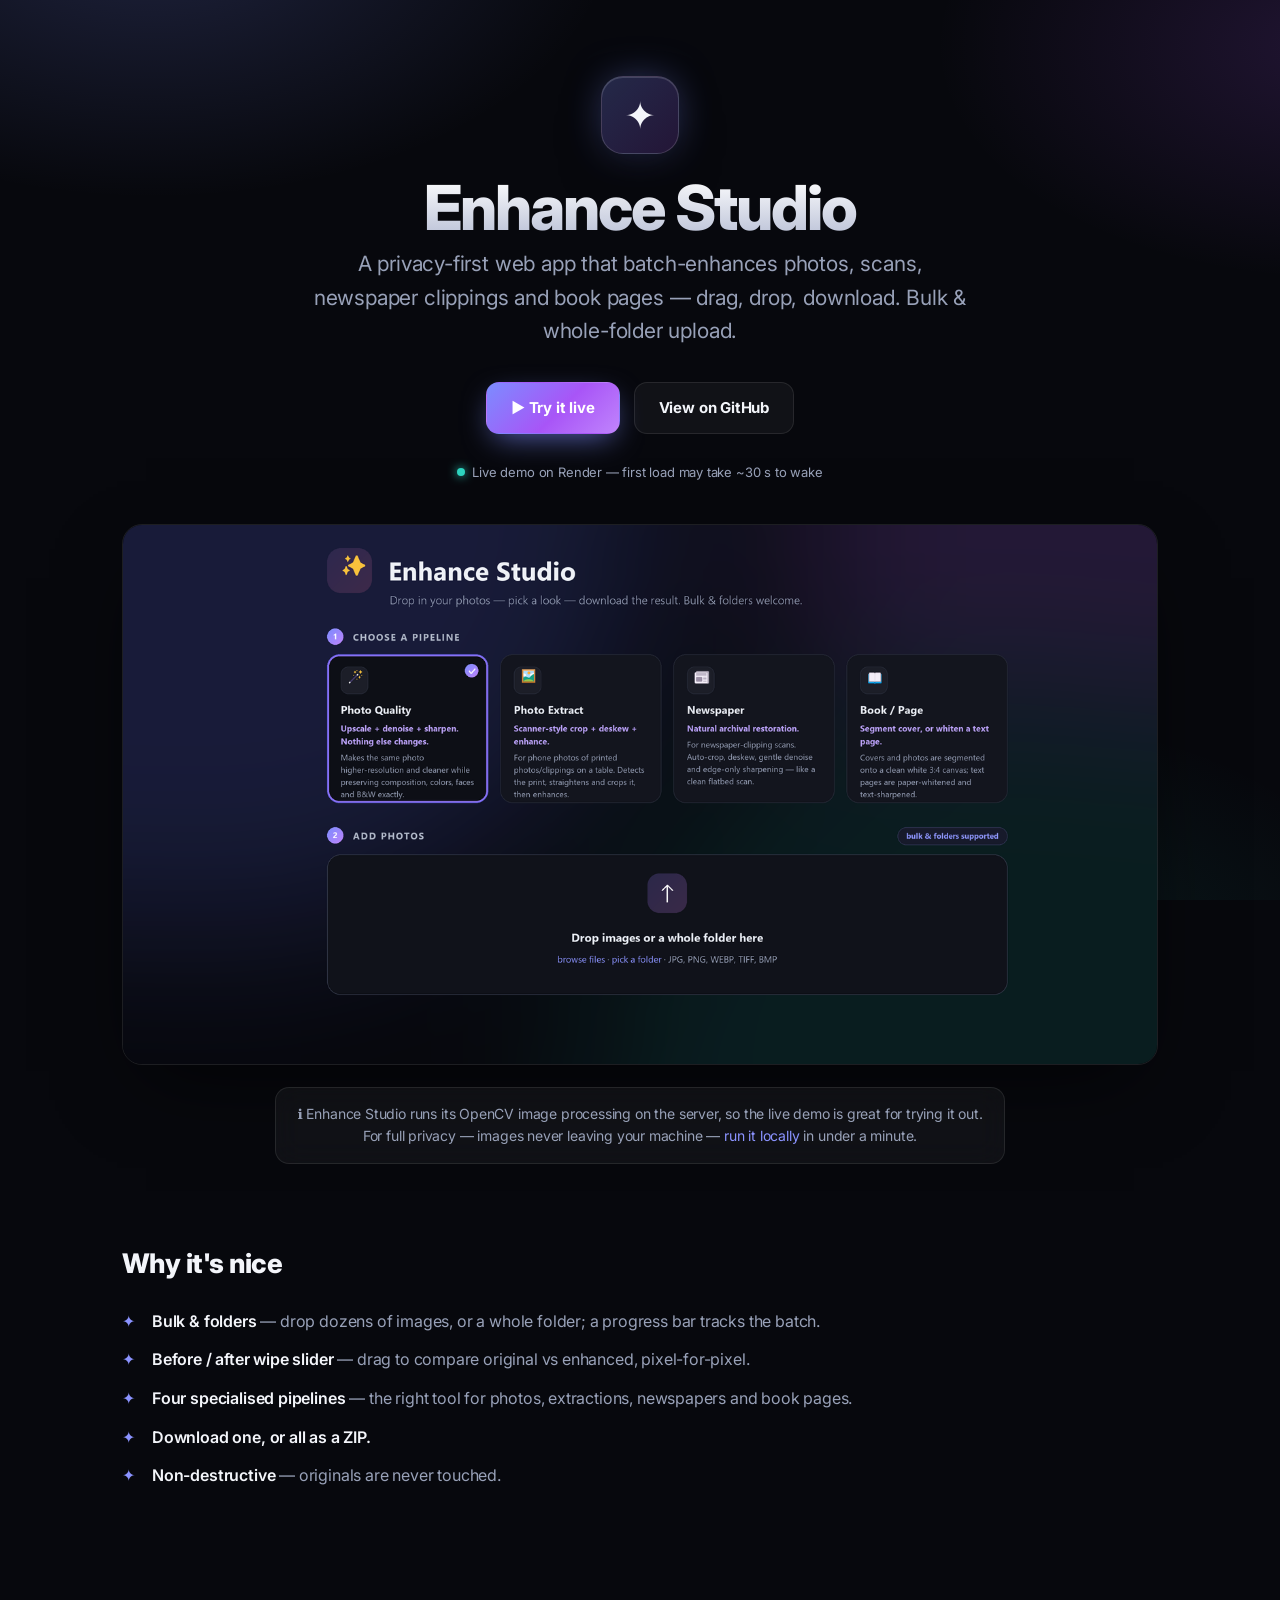
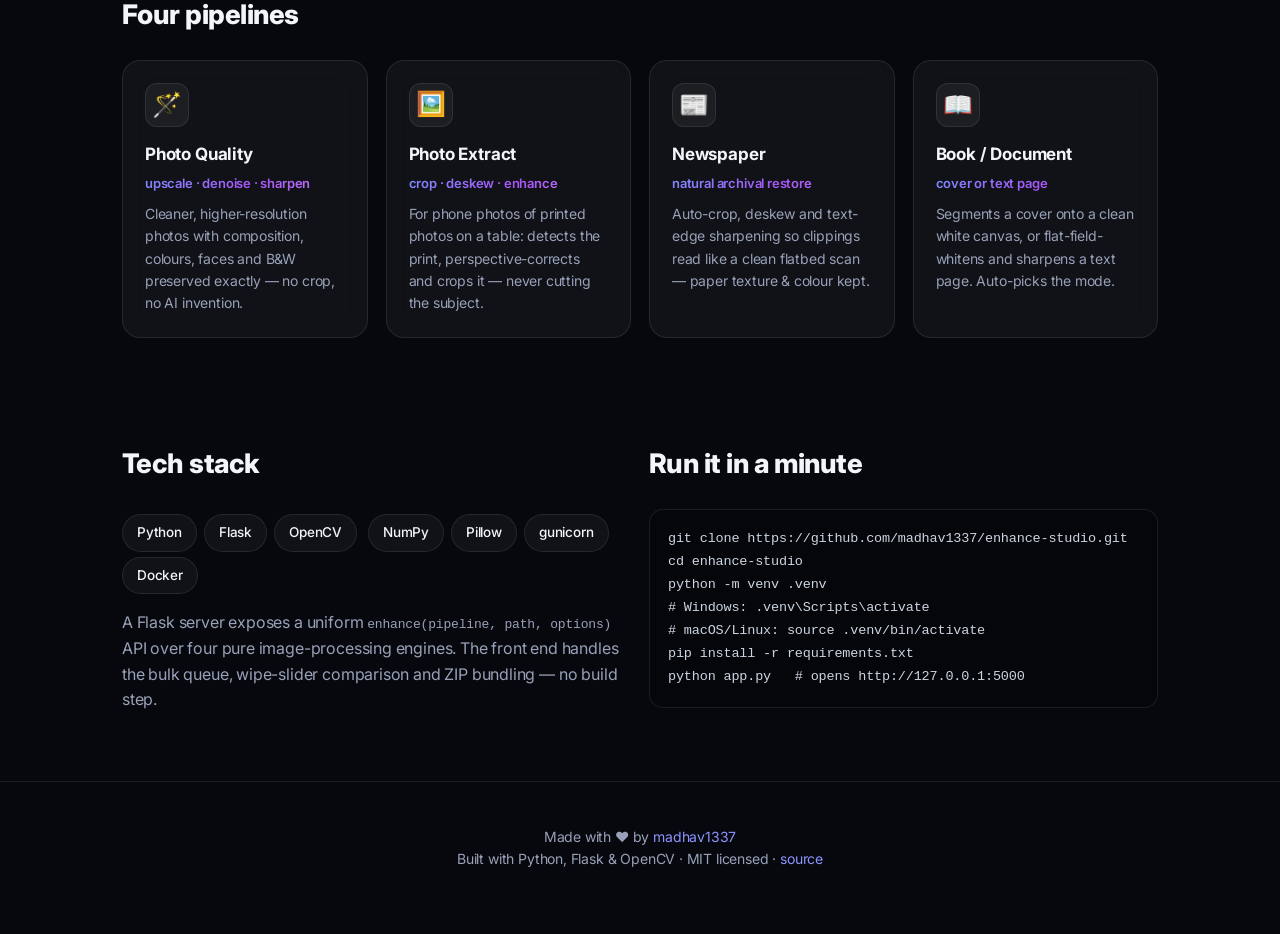
<file: docs/index.html>
<!doctype html>
<html lang="en">
<head>
<meta charset="utf-8">
<meta name="viewport" content="width=device-width, initial-scale=1">
<title>Enhance Studio — local photo & scan enhancer</title>
<meta name="description" content="A privacy-first web app that batch-enhances photos, scans, newspaper clippings and book pages. Bulk & folder upload. Python · Flask · OpenCV.">
<link rel="preconnect" href="https://fonts.googleapis.com">
<link rel="preconnect" href="https://fonts.gstatic.com" crossorigin>
<link href="https://fonts.googleapis.com/css2?family=Inter:wght@400;500;600;700;800&display=swap" rel="stylesheet">
<style>
  :root{
    --bg:#07080d; --bg2:#0b0d15; --glass:rgba(255,255,255,.045); --glass2:rgba(255,255,255,.07);
    --stroke:rgba(255,255,255,.09); --stroke2:rgba(255,255,255,.16);
    --text:#f3f5fa; --muted:#98a1b8; --faint:#6b7488; --accent:#8b93ff; --teal:#2dd4bf;
    --grad:linear-gradient(135deg,#7c8cff,#a855f7 55%,#c084fc);
    --ease:cubic-bezier(.22,.61,.36,1);
  }
  *{box-sizing:border-box}
  html{scroll-behavior:smooth}
  body{margin:0;color:var(--text);background:var(--bg);
    font-family:"Inter",system-ui,-apple-system,"Segoe UI",Roboto,Arial,sans-serif;
    letter-spacing:-.011em;-webkit-font-smoothing:antialiased;line-height:1.6;min-height:100vh}
  .aurora{position:fixed;inset:0;z-index:-1;pointer-events:none;background:
    radial-gradient(60vw 50vh at 12% -8%,rgba(124,140,255,.20),transparent 60%),
    radial-gradient(55vw 45vh at 105% 5%,rgba(168,85,247,.16),transparent 58%),
    radial-gradient(50vw 50vh at 80% 110%,rgba(45,212,191,.10),transparent 60%),var(--bg)}
  a{color:var(--accent);text-decoration:none}
  a:hover{color:#fff}
  .wrap{max-width:1080px;margin:0 auto;padding:0 22px}
  header{padding:76px 0 26px;text-align:center}
  .icon{width:78px;height:78px;border-radius:22px;display:inline-flex;align-items:center;justify-content:center;
    font-size:38px;background:linear-gradient(135deg,rgba(124,140,255,.25),rgba(168,85,247,.18));
    border:1px solid var(--stroke2);box-shadow:0 20px 50px -12px rgba(0,0,0,.55),0 0 40px -8px rgba(124,140,255,.5),inset 0 1px 0 rgba(255,255,255,.15)}
  h1{font-size:clamp(38px,6vw,62px);margin:22px 0 8px;font-weight:800;letter-spacing:-.03em;line-height:1.02;
    background:linear-gradient(180deg,#fff,#b9c0d6);-webkit-background-clip:text;background-clip:text;-webkit-text-fill-color:transparent}
  .tag{color:var(--muted);font-size:clamp(16px,2.4vw,21px);max-width:660px;margin:0 auto}
  .cta{margin:34px 0 6px;display:flex;gap:14px;justify-content:center;flex-wrap:wrap}
  .btn{padding:13px 24px;border-radius:13px;font-weight:700;font-size:15px;border:1px solid var(--stroke);display:inline-flex;align-items:center;gap:9px;transition:.2s var(--ease)}
  .btn.primary{background:var(--grad);border-color:transparent;color:#fff;box-shadow:0 10px 30px -8px rgba(124,140,255,.7)}
  .btn.primary:hover{transform:translateY(-2px);filter:brightness(1.08);color:#fff}
  .btn.ghost{background:var(--glass);color:var(--text)}
  .btn.ghost:hover{border-color:var(--stroke2);background:var(--glass2);color:#fff}
  .live{display:inline-flex;align-items:center;gap:7px;margin-top:22px;font-size:13px;color:var(--muted)}
  .dot{width:8px;height:8px;border-radius:50%;background:var(--teal);box-shadow:0 0 10px var(--teal);animation:pulse 2s infinite}
  @keyframes pulse{50%{opacity:.4}}
  .shot{margin:40px auto 0;max-width:100%;border-radius:20px;border:1px solid var(--stroke);display:block;box-shadow:0 30px 80px -24px rgba(0,0,0,.7)}
  .note{max-width:730px;margin:22px auto 0;color:var(--muted);font-size:14px;background:var(--glass);
    border:1px solid var(--stroke);border-radius:14px;padding:15px 20px;backdrop-filter:blur(14px)}
  section{padding:52px 0}
  h2{font-size:27px;margin:0 0 24px;letter-spacing:-.02em;font-weight:800}
  .grid{display:grid;gap:18px}
  .g2{grid-template-columns:repeat(2,1fr)}
  .g4{grid-template-columns:repeat(4,1fr)}
  .card{background:var(--glass);border:1px solid var(--stroke);border-radius:18px;padding:22px;backdrop-filter:blur(14px);transition:.25s var(--ease)}
  .card:hover{transform:translateY(-3px);border-color:var(--stroke2);background:var(--glass2)}
  .card .ic{font-size:24px;width:44px;height:44px;border-radius:12px;display:grid;place-items:center;
    background:rgba(255,255,255,.05);border:1px solid var(--stroke);margin-bottom:14px}
  .card h3{margin:0 0 5px;font-size:17px;font-weight:700}
  .card .acc{font-size:13px;font-weight:600;margin:0 0 9px;background:var(--grad);-webkit-background-clip:text;background-clip:text;-webkit-text-fill-color:transparent}
  .card p{margin:0;color:var(--muted);font-size:14px}
  .pill{display:inline-block;padding:7px 14px;margin:5px 7px 0 0;border-radius:999px;background:var(--glass);border:1px solid var(--stroke);color:var(--text);font-size:13.5px;font-weight:500}
  ul.feat{list-style:none;padding:0;margin:0;display:grid;gap:13px}
  ul.feat li{padding-left:30px;position:relative;color:var(--muted)}
  ul.feat li::before{content:"✦";position:absolute;left:0;color:var(--accent)}
  ul.feat li b{color:var(--text);font-weight:600}
  pre{background:#05060a;border:1px solid var(--stroke);border-radius:14px;padding:18px;overflow-x:auto;font-size:13.5px;color:#cbd5e1;line-height:1.7}
  footer{padding:44px 0 64px;text-align:center;color:var(--muted);font-size:14px;border-top:1px solid var(--stroke)}
  @media(max-width:760px){.g2,.g4{grid-template-columns:1fr}}
</style>
</head>
<body>
<div class="aurora"></div>
<header>
  <div class="wrap">
    <div class="icon">✦</div>
    <h1>Enhance Studio</h1>
    <p class="tag">A privacy-first web app that batch-enhances photos, scans, newspaper clippings and book pages — drag, drop, download. Bulk &amp; whole-folder upload.</p>
    <div class="cta">
      <a class="btn primary" href="https://enhance-studio.onrender.com/">▶ Try it live</a>
      <a class="btn ghost" href="https://github.com/madhav1337/enhance-studio">View on GitHub</a>
    </div>
    <div class="live"><span class="dot"></span> Live demo on Render — first load may take ~30&nbsp;s to wake</div>
    <img class="shot" src="screenshot.png?v=3" alt="Enhance Studio interface">
    <p class="note">ℹ️ Enhance Studio runs its OpenCV image processing on the server, so the live demo is great for
      trying it out. For full privacy — images never leaving your machine — <a href="https://github.com/madhav1337/enhance-studio#-getting-started">run it locally</a> in under a minute.</p>
  </div>
</header>

<section id="features">
  <div class="wrap">
    <h2>Why it's nice</h2>
    <ul class="feat">
      <li><b>Bulk &amp; folders</b> — drop dozens of images, or a whole folder; a progress bar tracks the batch.</li>
      <li><b>Before / after wipe slider</b> — drag to compare original vs enhanced, pixel-for-pixel.</li>
      <li><b>Four specialised pipelines</b> — the right tool for photos, extractions, newspapers and book pages.</li>
      <li><b>Download one, or all as a ZIP.</b></li>
      <li><b>Non-destructive</b> — originals are never touched.</li>
    </ul>
  </div>
</section>

<section id="pipelines">
  <div class="wrap">
    <h2>Four pipelines</h2>
    <div class="grid g4">
      <div class="card"><div class="ic">🪄</div><h3>Photo Quality</h3><p class="acc">upscale · denoise · sharpen</p><p>Cleaner, higher-resolution photos with composition, colours, faces and B&amp;W preserved exactly — no crop, no AI invention.</p></div>
      <div class="card"><div class="ic">🖼️</div><h3>Photo Extract</h3><p class="acc">crop · deskew · enhance</p><p>For phone photos of printed photos on a table: detects the print, perspective-corrects and crops it — never cutting the subject.</p></div>
      <div class="card"><div class="ic">📰</div><h3>Newspaper</h3><p class="acc">natural archival restore</p><p>Auto-crop, deskew and text-edge sharpening so clippings read like a clean flatbed scan — paper texture &amp; colour kept.</p></div>
      <div class="card"><div class="ic">📖</div><h3>Book / Document</h3><p class="acc">cover or text page</p><p>Segments a cover onto a clean white canvas, or flat-field-whitens and sharpens a text page. Auto-picks the mode.</p></div>
    </div>
  </div>
</section>

<section id="stack">
  <div class="wrap">
    <div class="grid g2">
      <div>
        <h2>Tech stack</h2>
        <div>
          <span class="pill">Python</span><span class="pill">Flask</span><span class="pill">OpenCV</span>
          <span class="pill">NumPy</span><span class="pill">Pillow</span><span class="pill">gunicorn</span><span class="pill">Docker</span>
        </div>
        <p style="color:var(--muted);margin-top:16px">A Flask server exposes a uniform <code>enhance(pipeline, path, options)</code> API over four pure image-processing engines. The front end handles the bulk queue, wipe-slider comparison and ZIP bundling — no build step.</p>
      </div>
      <div>
        <h2>Run it in a minute</h2>
        <pre>git clone https://github.com/madhav1337/enhance-studio.git
cd enhance-studio
python -m venv .venv
# Windows: .venv\Scripts\activate
# macOS/Linux: source .venv/bin/activate
pip install -r requirements.txt
python app.py   # opens http://127.0.0.1:5000</pre>
      </div>
    </div>
  </div>
</section>

<footer>
  <div class="wrap">
    Made with ♥ by <a href="https://github.com/madhav1337">madhav1337</a><br>
    Built with Python, Flask &amp; OpenCV · MIT licensed ·
    <a href="https://github.com/madhav1337/enhance-studio">source</a>
  </div>
</footer>
</body>
</html>
</file>
